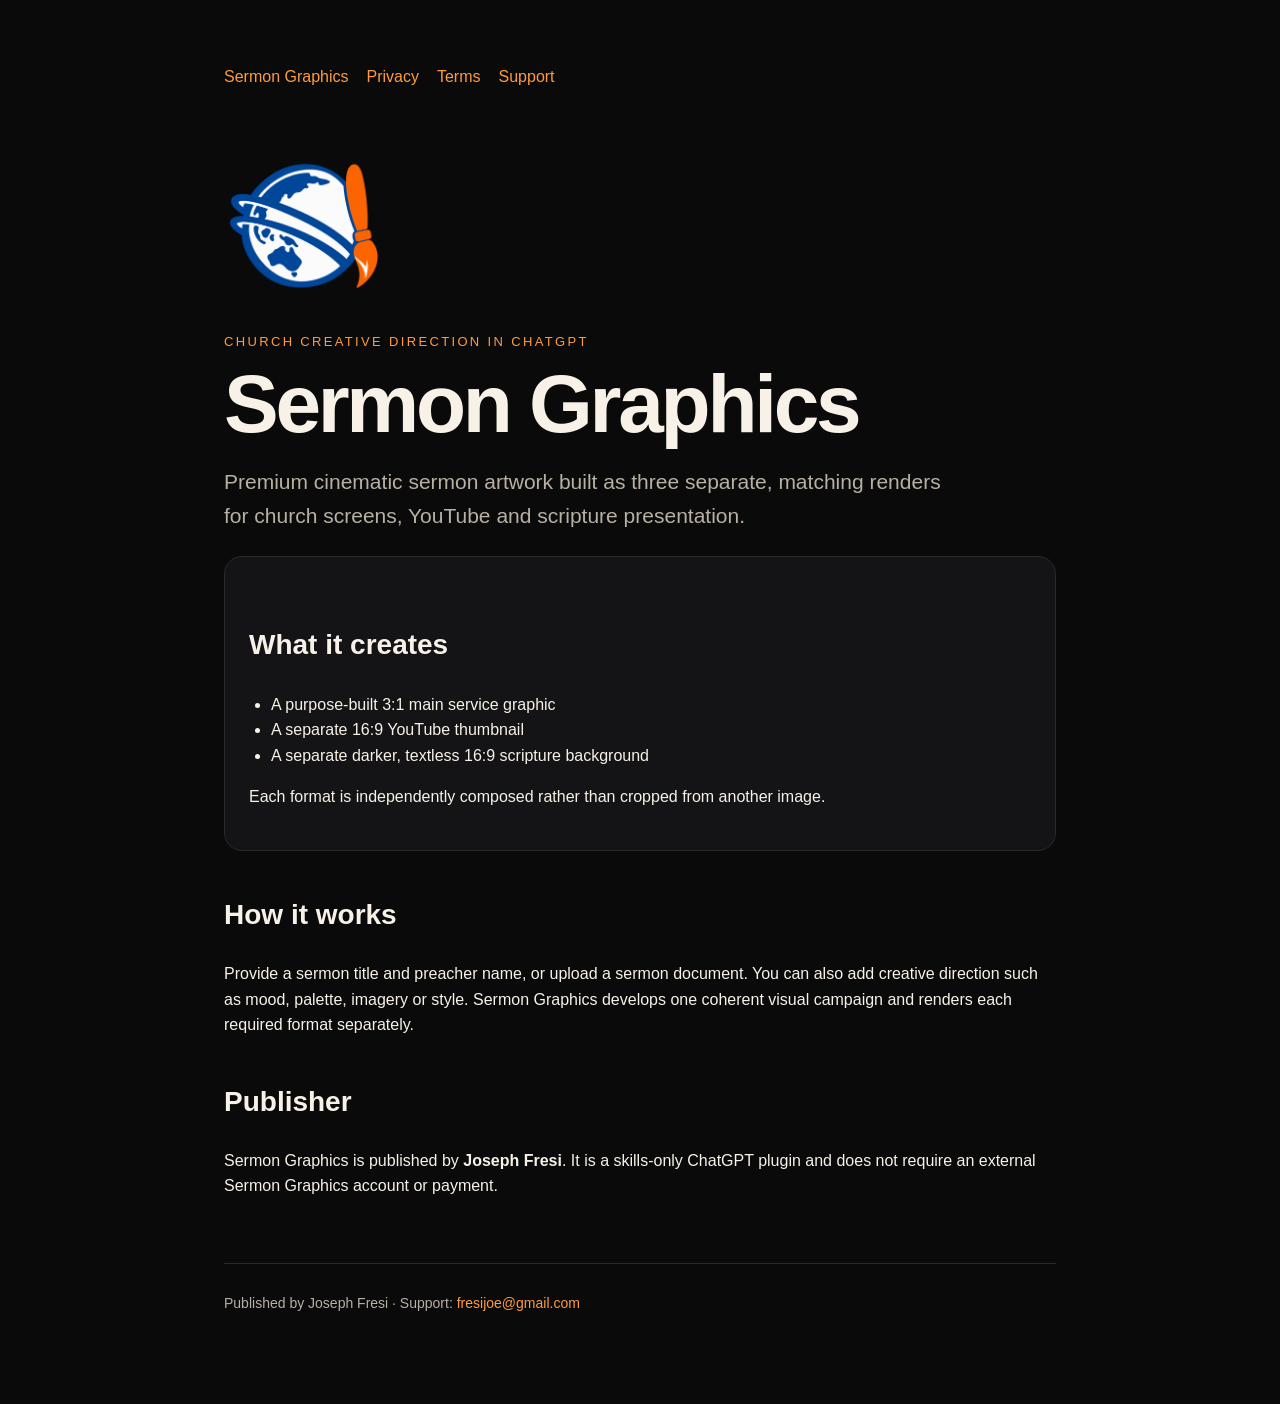
<file: index.html>
<!doctype html>
<html lang="en">
<head>
<meta charset="utf-8"><meta name="viewport" content="width=device-width,initial-scale=1">
<title>Home - Sermon Graphics</title>
<link rel="stylesheet" href="style.css">
</head>
<body><main>
<nav>
<a href="index.html">Sermon Graphics</a>
<a href="privacy.html">Privacy</a>
<a href="terms.html">Terms</a>
<a href="support.html">Support</a>
</nav>

<img class="brand-logo" src="logo.png" alt="Sermon Graphics logo">
<p class="eyebrow">Church creative direction in ChatGPT</p>
<h1>Sermon Graphics</h1>
<p class="lead">Premium cinematic sermon artwork built as three separate, matching renders for church screens, YouTube and scripture presentation.</p>
<div class="card">
<h2>What it creates</h2>
<ul>
<li>A purpose-built 3:1 main service graphic</li>
<li>A separate 16:9 YouTube thumbnail</li>
<li>A separate darker, textless 16:9 scripture background</li>
</ul>
<p>Each format is independently composed rather than cropped from another image.</p>
</div>
<h2>How it works</h2>
<p>Provide a sermon title and preacher name, or upload a sermon document. You can also add creative direction such as mood, palette, imagery or style. Sermon Graphics develops one coherent visual campaign and renders each required format separately.</p>
<h2>Publisher</h2>
<p>Sermon Graphics is published by <strong>Joseph Fresi</strong>. It is a skills-only ChatGPT plugin and does not require an external Sermon Graphics account or payment.</p>

<footer>Published by Joseph Fresi · Support: <a href="mailto:fresijoe@gmail.com">fresijoe@gmail.com</a></footer>
</main></body></html>
</file>
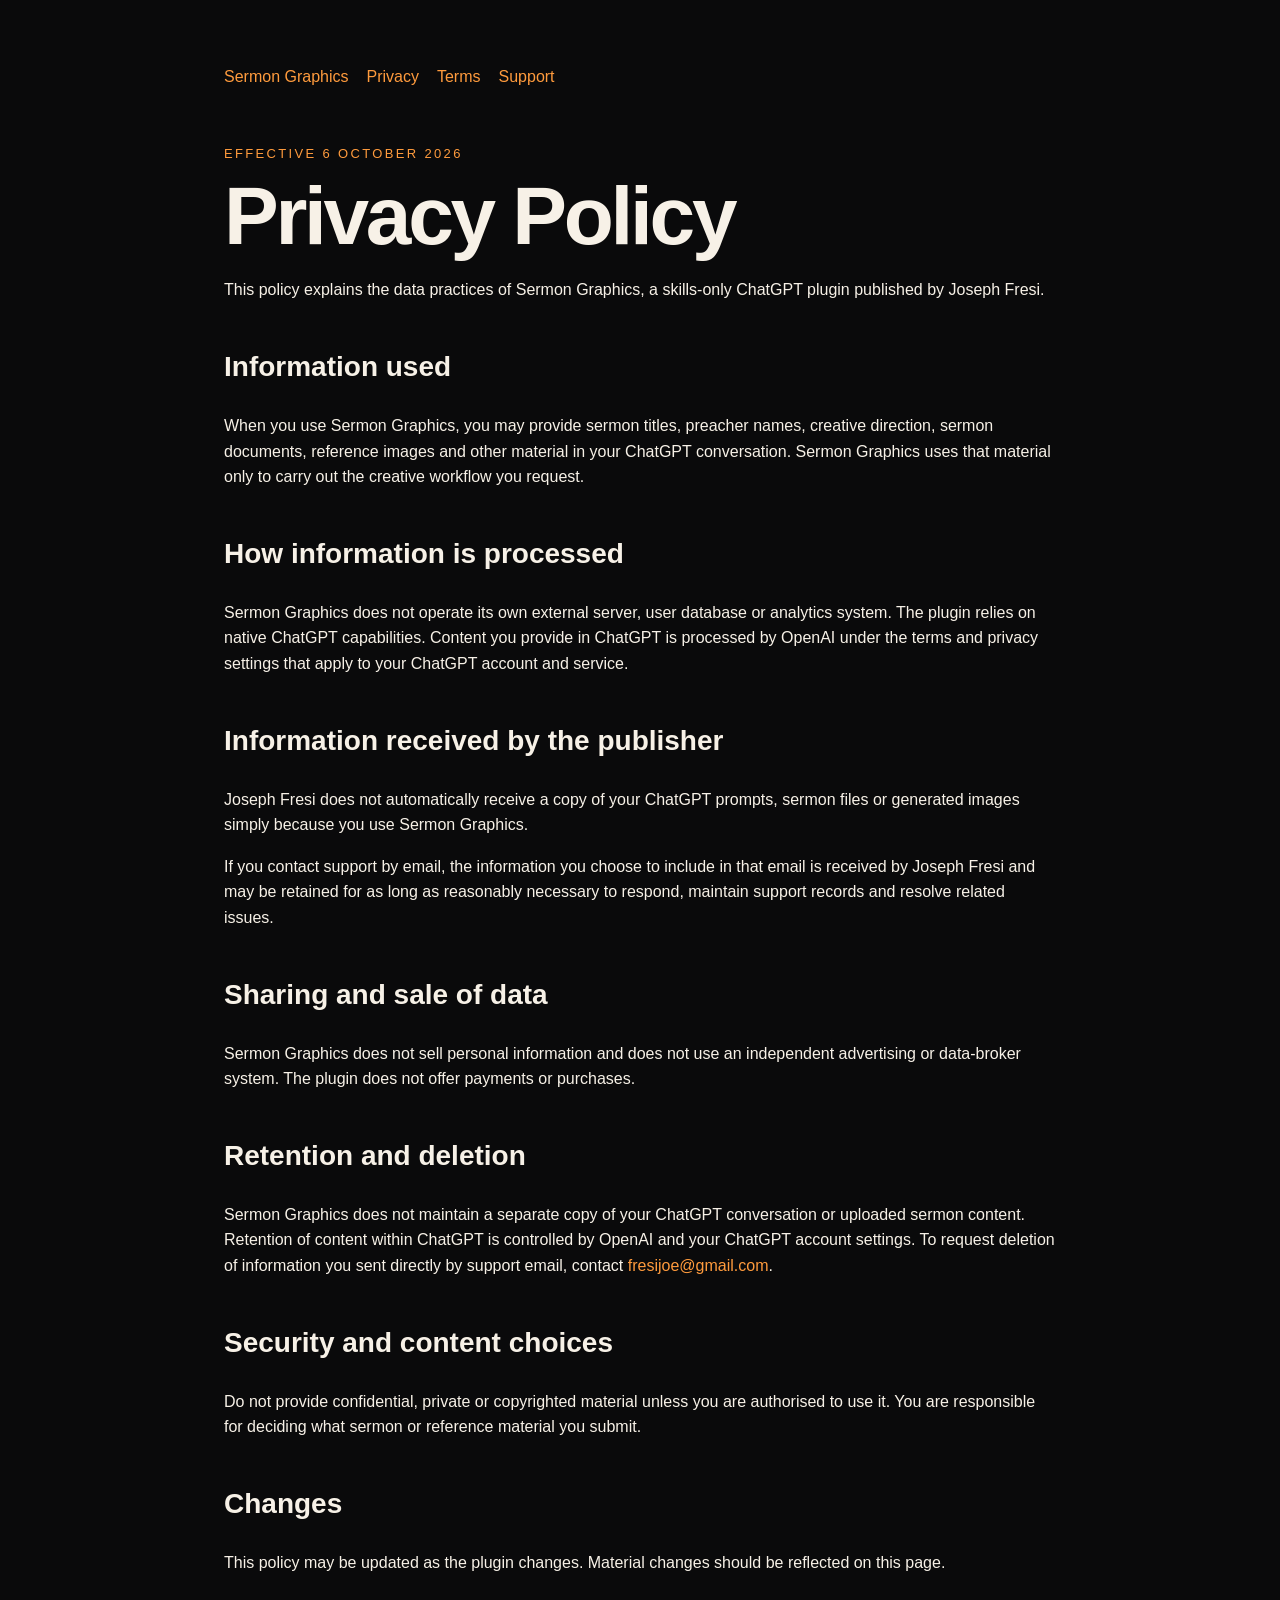
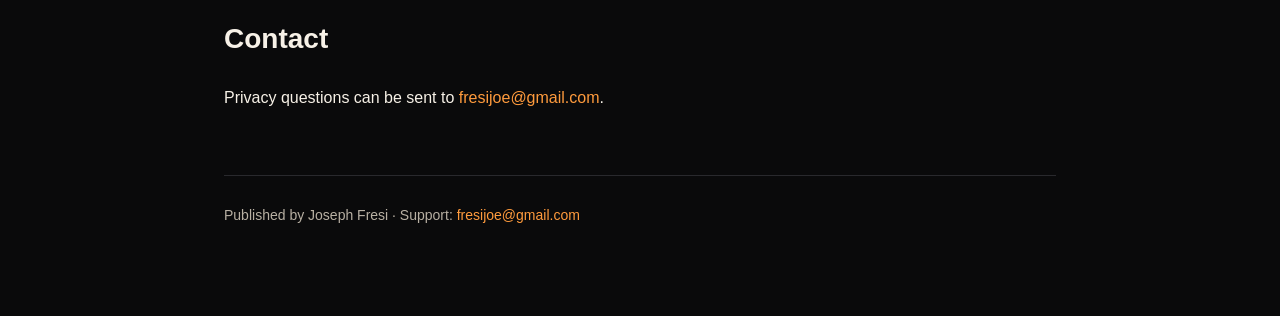
<file: privacy.html>
<!doctype html>
<html lang="en">
<head>
<meta charset="utf-8"><meta name="viewport" content="width=device-width,initial-scale=1">
<title>Privacy Policy - Sermon Graphics</title>
<link rel="stylesheet" href="style.css">
</head>
<body><main>
<nav>
<a href="index.html">Sermon Graphics</a>
<a href="privacy.html">Privacy</a>
<a href="terms.html">Terms</a>
<a href="support.html">Support</a>
</nav>

<p class="eyebrow">Effective 6 October 2026</p>
<h1>Privacy Policy</h1>
<p>This policy explains the data practices of Sermon Graphics, a skills-only ChatGPT plugin published by Joseph Fresi.</p>
<h2>Information used</h2>
<p>When you use Sermon Graphics, you may provide sermon titles, preacher names, creative direction, sermon documents, reference images and other material in your ChatGPT conversation. Sermon Graphics uses that material only to carry out the creative workflow you request.</p>
<h2>How information is processed</h2>
<p>Sermon Graphics does not operate its own external server, user database or analytics system. The plugin relies on native ChatGPT capabilities. Content you provide in ChatGPT is processed by OpenAI under the terms and privacy settings that apply to your ChatGPT account and service.</p>
<h2>Information received by the publisher</h2>
<p>Joseph Fresi does not automatically receive a copy of your ChatGPT prompts, sermon files or generated images simply because you use Sermon Graphics.</p>
<p>If you contact support by email, the information you choose to include in that email is received by Joseph Fresi and may be retained for as long as reasonably necessary to respond, maintain support records and resolve related issues.</p>
<h2>Sharing and sale of data</h2>
<p>Sermon Graphics does not sell personal information and does not use an independent advertising or data-broker system. The plugin does not offer payments or purchases.</p>
<h2>Retention and deletion</h2>
<p>Sermon Graphics does not maintain a separate copy of your ChatGPT conversation or uploaded sermon content. Retention of content within ChatGPT is controlled by OpenAI and your ChatGPT account settings. To request deletion of information you sent directly by support email, contact <a href="mailto:fresijoe@gmail.com">fresijoe@gmail.com</a>.</p>
<h2>Security and content choices</h2>
<p>Do not provide confidential, private or copyrighted material unless you are authorised to use it. You are responsible for deciding what sermon or reference material you submit.</p>
<h2>Changes</h2>
<p>This policy may be updated as the plugin changes. Material changes should be reflected on this page.</p>
<h2>Contact</h2>
<p>Privacy questions can be sent to <a href="mailto:fresijoe@gmail.com">fresijoe@gmail.com</a>.</p>

<footer>Published by Joseph Fresi · Support: <a href="mailto:fresijoe@gmail.com">fresijoe@gmail.com</a></footer>
</main></body></html>
</file>
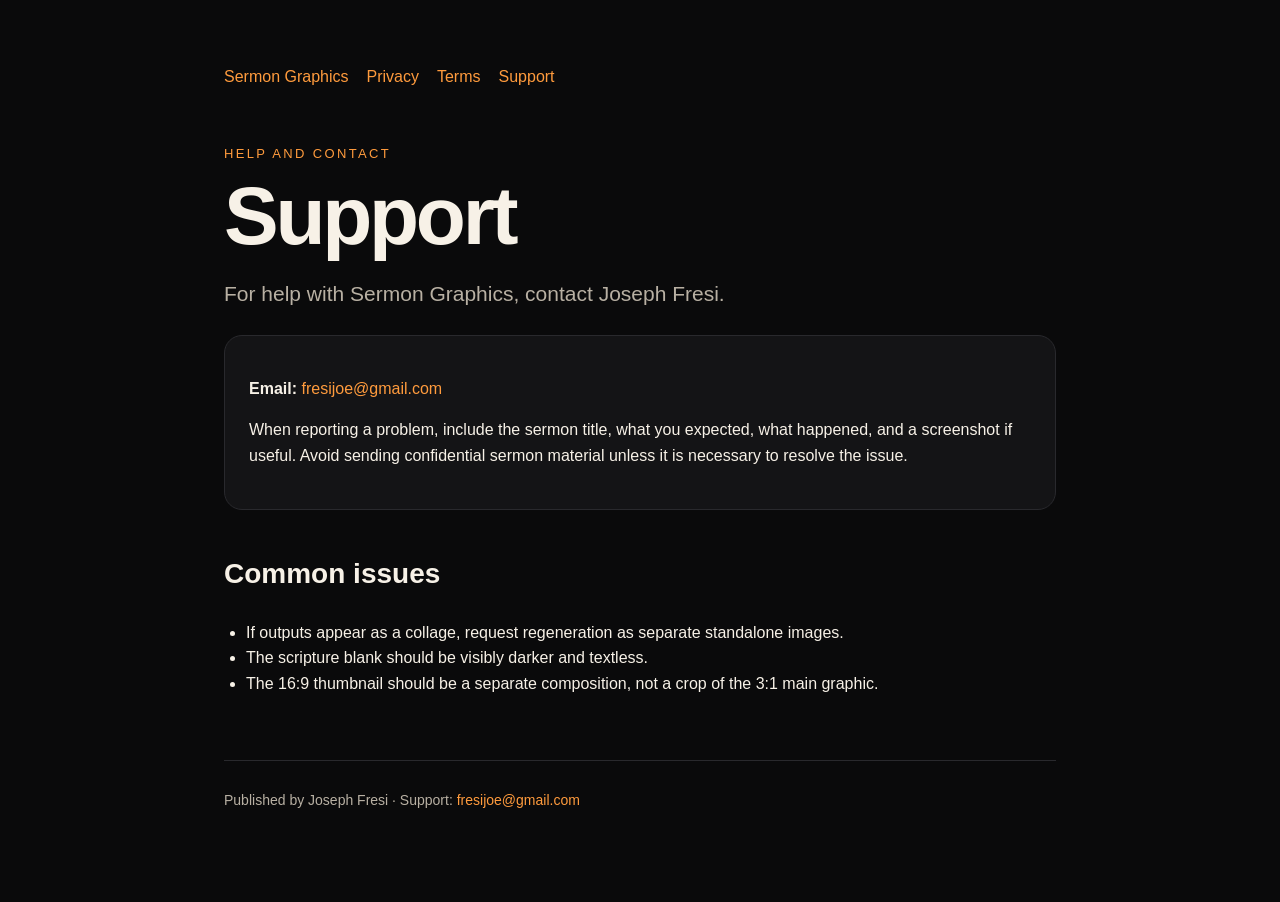
<file: support.html>
<!doctype html>
<html lang="en">
<head>
<meta charset="utf-8"><meta name="viewport" content="width=device-width,initial-scale=1">
<title>Support - Sermon Graphics</title>
<link rel="stylesheet" href="style.css">
</head>
<body><main>
<nav>
<a href="index.html">Sermon Graphics</a>
<a href="privacy.html">Privacy</a>
<a href="terms.html">Terms</a>
<a href="support.html">Support</a>
</nav>

<p class="eyebrow">Help and contact</p>
<h1>Support</h1>
<p class="lead">For help with Sermon Graphics, contact Joseph Fresi.</p>
<div class="card">
<p><strong>Email:</strong> <a href="mailto:fresijoe@gmail.com">fresijoe@gmail.com</a></p>
<p>When reporting a problem, include the sermon title, what you expected, what happened, and a screenshot if useful. Avoid sending confidential sermon material unless it is necessary to resolve the issue.</p>
</div>
<h2>Common issues</h2>
<ul>
<li>If outputs appear as a collage, request regeneration as separate standalone images.</li>
<li>The scripture blank should be visibly darker and textless.</li>
<li>The 16:9 thumbnail should be a separate composition, not a crop of the 3:1 main graphic.</li>
</ul>

<footer>Published by Joseph Fresi · Support: <a href="mailto:fresijoe@gmail.com">fresijoe@gmail.com</a></footer>
</main></body></html>
</file>
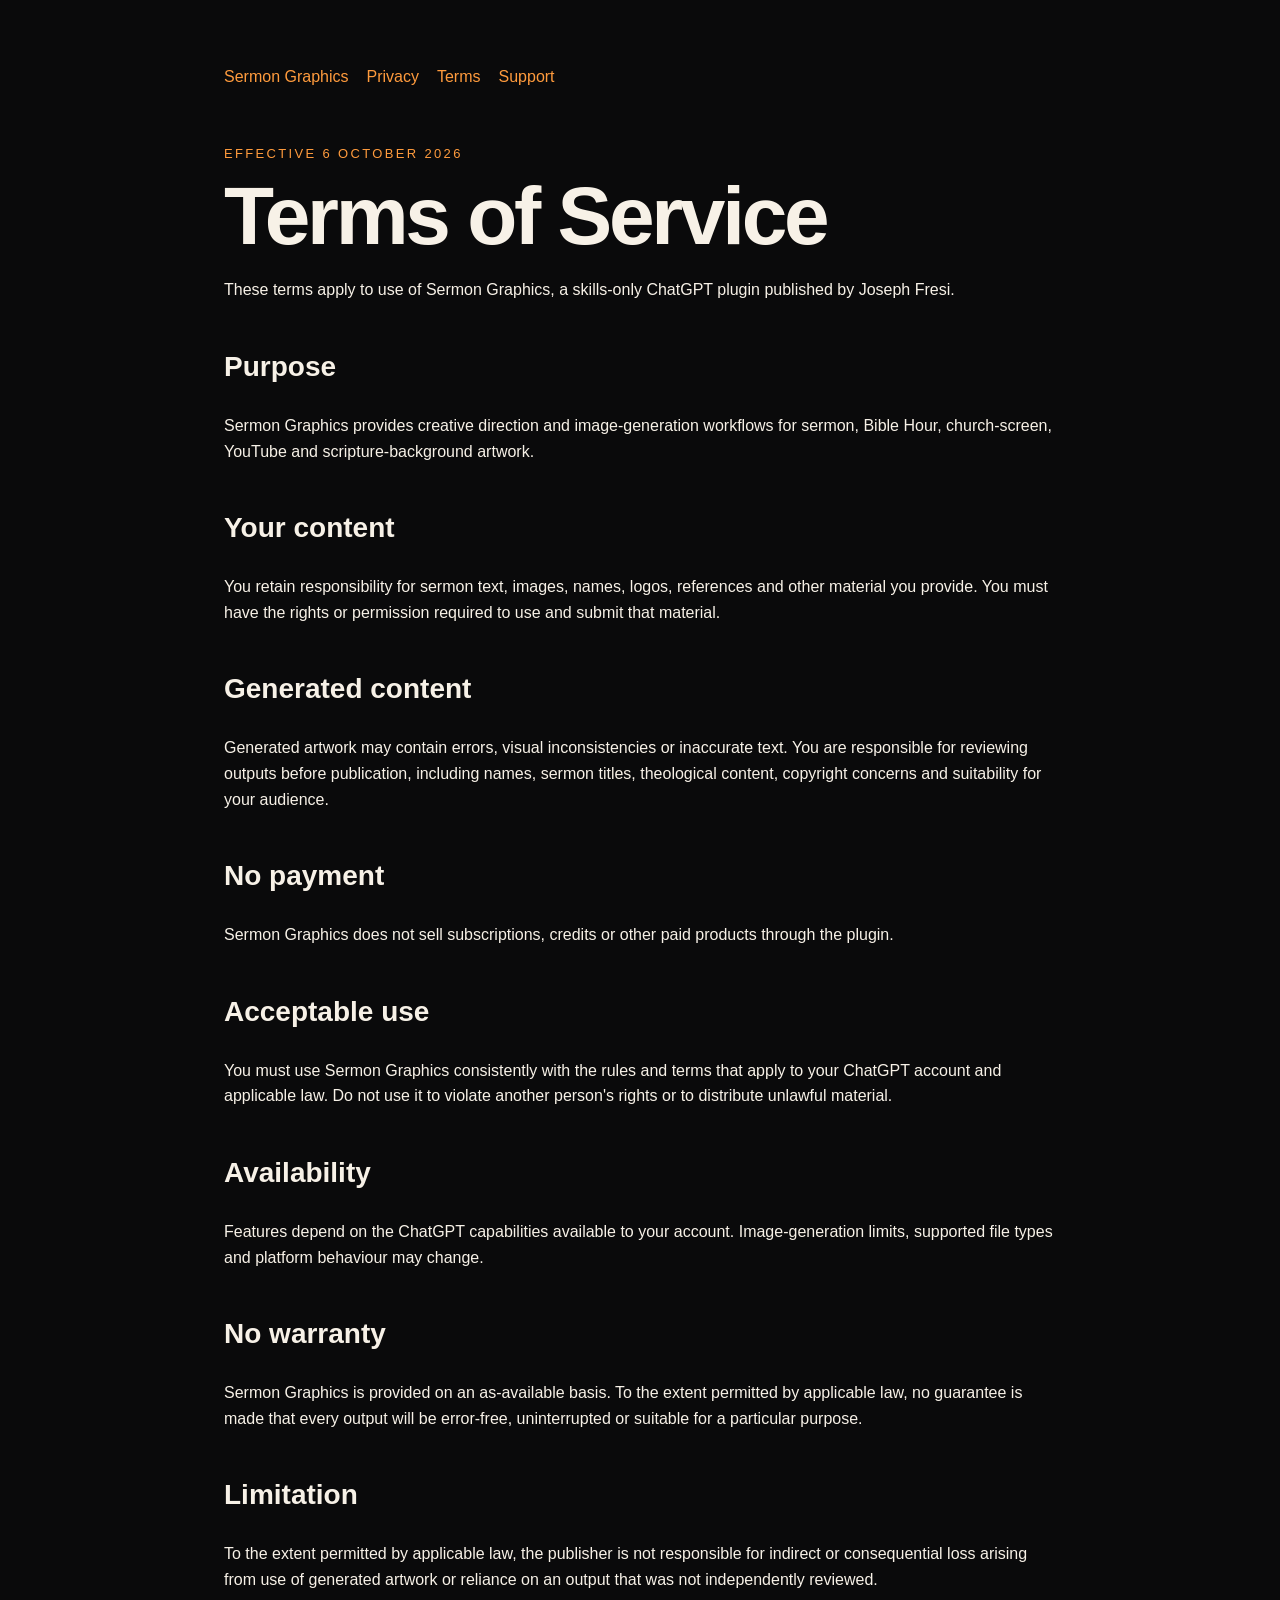
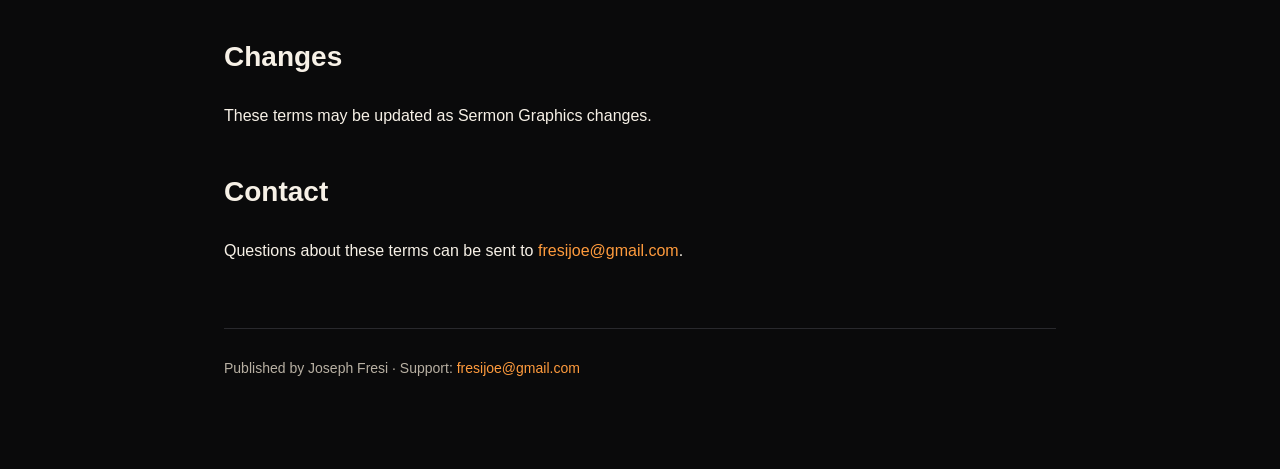
<file: terms.html>
<!doctype html>
<html lang="en">
<head>
<meta charset="utf-8"><meta name="viewport" content="width=device-width,initial-scale=1">
<title>Terms of Service - Sermon Graphics</title>
<link rel="stylesheet" href="style.css">
</head>
<body><main>
<nav>
<a href="index.html">Sermon Graphics</a>
<a href="privacy.html">Privacy</a>
<a href="terms.html">Terms</a>
<a href="support.html">Support</a>
</nav>

<p class="eyebrow">Effective 6 October 2026</p>
<h1>Terms of Service</h1>
<p>These terms apply to use of Sermon Graphics, a skills-only ChatGPT plugin published by Joseph Fresi.</p>
<h2>Purpose</h2>
<p>Sermon Graphics provides creative direction and image-generation workflows for sermon, Bible Hour, church-screen, YouTube and scripture-background artwork.</p>
<h2>Your content</h2>
<p>You retain responsibility for sermon text, images, names, logos, references and other material you provide. You must have the rights or permission required to use and submit that material.</p>
<h2>Generated content</h2>
<p>Generated artwork may contain errors, visual inconsistencies or inaccurate text. You are responsible for reviewing outputs before publication, including names, sermon titles, theological content, copyright concerns and suitability for your audience.</p>
<h2>No payment</h2>
<p>Sermon Graphics does not sell subscriptions, credits or other paid products through the plugin.</p>
<h2>Acceptable use</h2>
<p>You must use Sermon Graphics consistently with the rules and terms that apply to your ChatGPT account and applicable law. Do not use it to violate another person's rights or to distribute unlawful material.</p>
<h2>Availability</h2>
<p>Features depend on the ChatGPT capabilities available to your account. Image-generation limits, supported file types and platform behaviour may change.</p>
<h2>No warranty</h2>
<p>Sermon Graphics is provided on an as-available basis. To the extent permitted by applicable law, no guarantee is made that every output will be error-free, uninterrupted or suitable for a particular purpose.</p>
<h2>Limitation</h2>
<p>To the extent permitted by applicable law, the publisher is not responsible for indirect or consequential loss arising from use of generated artwork or reliance on an output that was not independently reviewed.</p>
<h2>Changes</h2>
<p>These terms may be updated as Sermon Graphics changes.</p>
<h2>Contact</h2>
<p>Questions about these terms can be sent to <a href="mailto:fresijoe@gmail.com">fresijoe@gmail.com</a>.</p>

<footer>Published by Joseph Fresi · Support: <a href="mailto:fresijoe@gmail.com">fresijoe@gmail.com</a></footer>
</main></body></html>
</file>
<file: style.css>
:root{--bg:#0a0a0b;--card:#141416;--text:#f7f1e7;--muted:#b8b0a3;--accent:#ff9b3d;--line:#29292d}
*{box-sizing:border-box} body{margin:0;background:var(--bg);color:var(--text);font-family:Inter,Arial,sans-serif;line-height:1.6}
main{max-width:880px;margin:auto;padding:64px 24px 90px} nav{display:flex;gap:18px;flex-wrap:wrap;margin-bottom:54px}
a{color:var(--accent);text-decoration:none} a:hover{text-decoration:underline}
h1{font-size:clamp(42px,8vw,82px);line-height:.95;margin:0 0 22px;letter-spacing:-.04em}
h2{margin-top:42px;font-size:28px} .eyebrow{font-size:13px;letter-spacing:.18em;text-transform:uppercase;color:var(--accent)}
.lead{font-size:21px;color:var(--muted);max-width:720px}.card{background:var(--card);border:1px solid var(--line);border-radius:18px;padding:24px;margin:24px 0}
footer{margin-top:64px;padding-top:28px;border-top:1px solid var(--line);color:var(--muted);font-size:14px}
ul{padding-left:22px}

.brand-logo{width:160px;height:160px;object-fit:contain;display:block;margin:0 0 28px}
</file>
